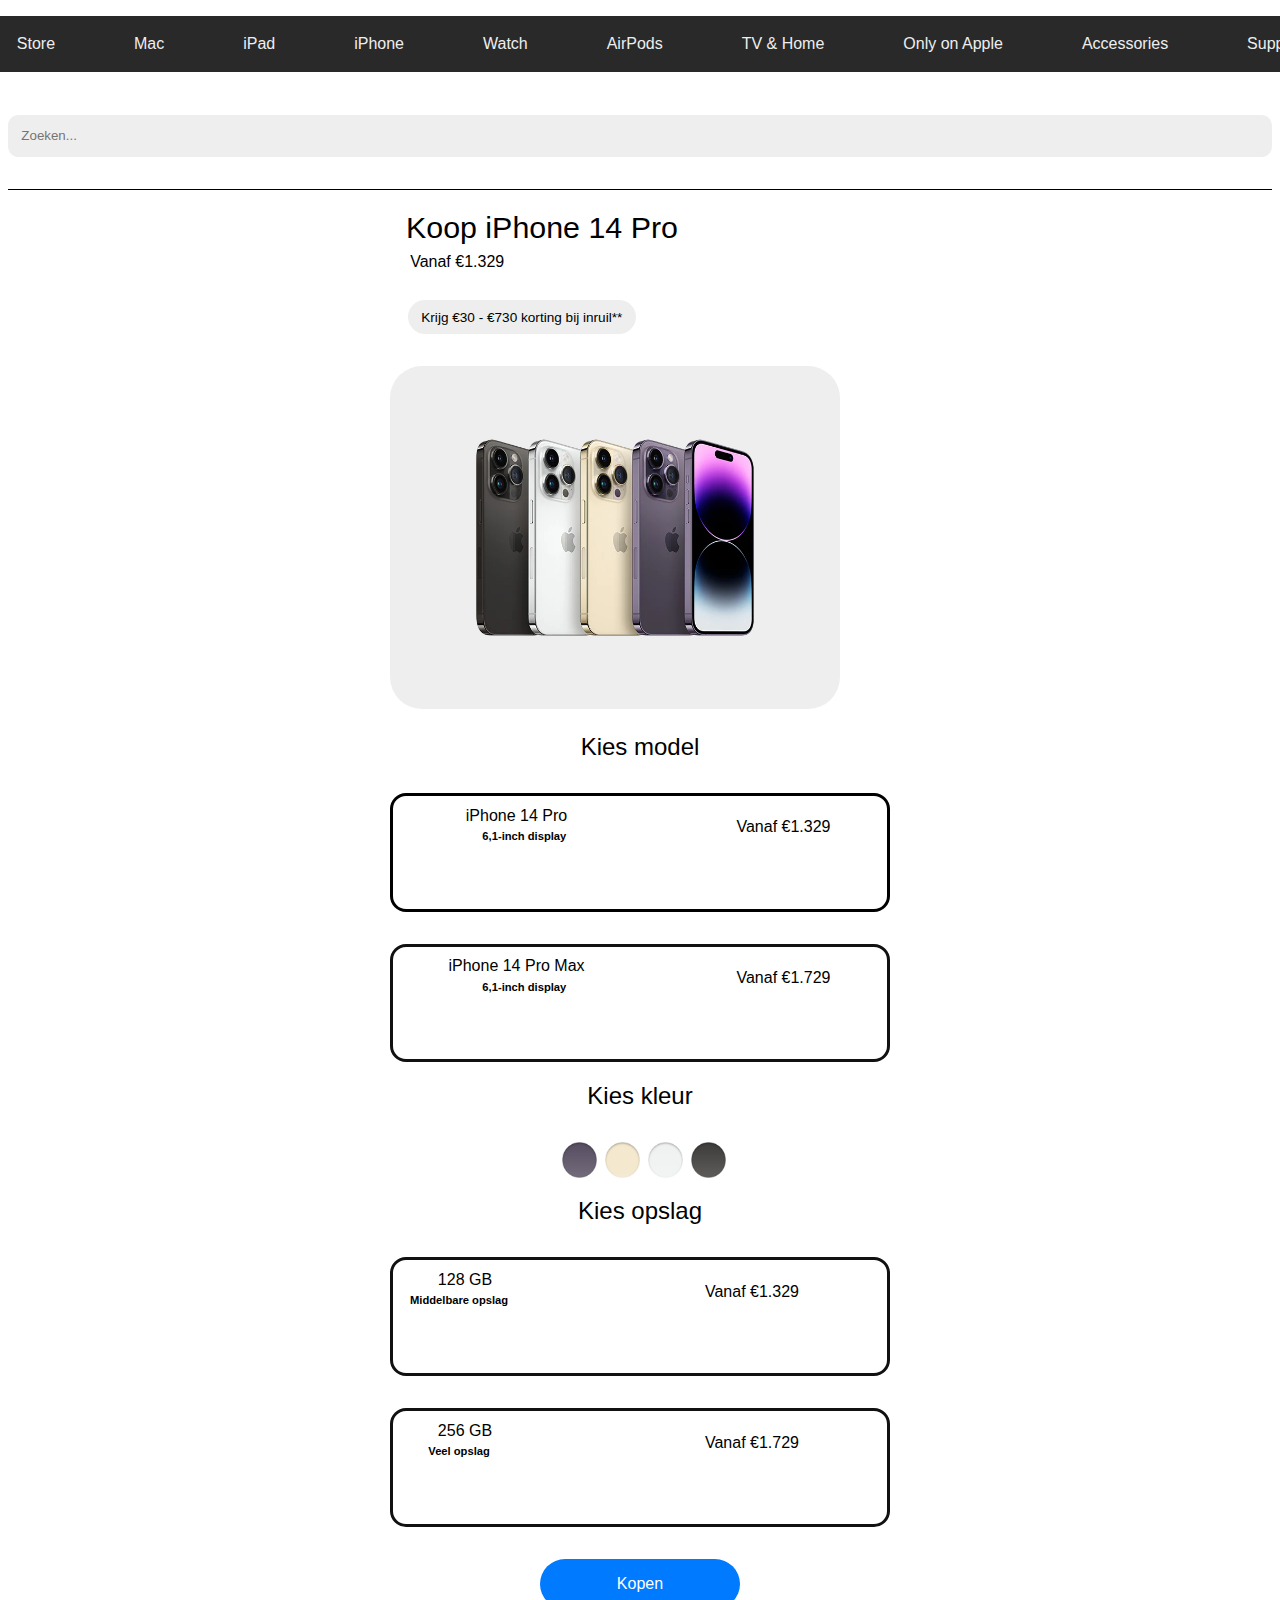
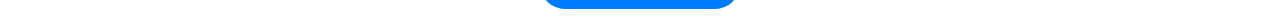
<file: index.html>
<!doctype html>
<html lang="nl">
	
<head>
	<meta charset="UTF-8">
	<meta name="author" content="Robin Bodlaender">
	<meta name="viewport" content="width=device-width, initial-scale=1">
	
	<title>Koop iPhone 14 Pro</title>
	
	<link href="styles/style.css" rel="stylesheet">
	<link rel="icon" type="image/svg+xml" href="/images/logo.png">
</head>

<body>
	<audio id="geluidje" src="Geluidseffecten/opstart.mp3" ></audio>
	<header>
		
		
		<img src="./images/menu-icoon.png" alt="Icoon van een menuknop">
		<img src="./images/logo.png" alt="Icoon van een appel">
		<img id="vergrootglas" src="./images/zoek.png" alt="Icoon van een vergrootglas">
		
	</header>
	
	<main>

	<ul>
		<li>Store</li>
		<li>Mac</li>
		<li>iPad</li>
		<li>iPhone</li>
		<li>Watch</li>
		<li>AirPods</li>
		<li>TV & Home</li>
		<li>Only on Apple</li>
		<li>Accessories</li>
		<li>Support</li>
	</ul>


	


	<section>
		<input type="text" placeholder="Zoeken..." >
		<input type="text" placeholder="Zoeken..." >
	</section>


	<!-- section 1 -->

	<article>
		<p>iPhone 14 Pro</p>
		<p>iPhone 14 Pro Max</p>
		<p>Paars</p>
		<p>Goud</p>
		<p>Zilver</p>
		<p>Zwart</p>
		<p>128 GB</p>
		<p>256 GB</p>
	</article>
	
	<!-- section 2 -->

	<section>
		<h1>Koop iPhone 14 Pro</h1>
		<p>Vanaf €1.329</p>
		<button>Krijg €30 - €730 korting bij inruil**</button>
		<img src="/images/proos.webp.crdownload" alt="Afbeelding van 5 iPhones in verschillende kleuren">
	</section>

	<!-- section 3 -->
	<h2>Kies model</h2>

	<section>
		<h1>iPhone 14 Pro</h1>
		<p>6,1-inch display</p>
		<p>Vanaf €1.329</p>
	</section>

	<!-- section 4 -->
	
	<section>
		<h1>iPhone 14 Pro Max</h1>
		<p>6,1-inch display</p>
		<p>Vanaf €1.729</p>
	</section>


	<!-- section 5 -->
	<h2>Kies kleur</h2>

	<section> 
		
		<img src="/images/paars.jpeg" alt="Paars rondje">
		<img src="/images/goud.jpeg" alt="Goud rondje">
		<img src="/images/zilver.jpeg" alt="Zilver rondje">
		<img src="/images/zwart.jpeg" alt="zwart rondje">
	</section>

	<!-- section 6 -->
	<h2>Kies opslag</h2>

	<section> 
		<h1>128 GB</h1>
		<p>Middelbare opslag</p>
		<p>Vanaf €1.329</p>
	</section>

	<!-- section 7 -->

	<section>
		<h1>256 GB</h1>
		<p>Veel opslag</p>
		<p>Vanaf €1.729</p>
	</section>

	

	<a href="/iPhone.html">Kopen</a>





	
	<script defer src="scripts/script.js"></script>

	</main>
</body>
	
</html>
</file>
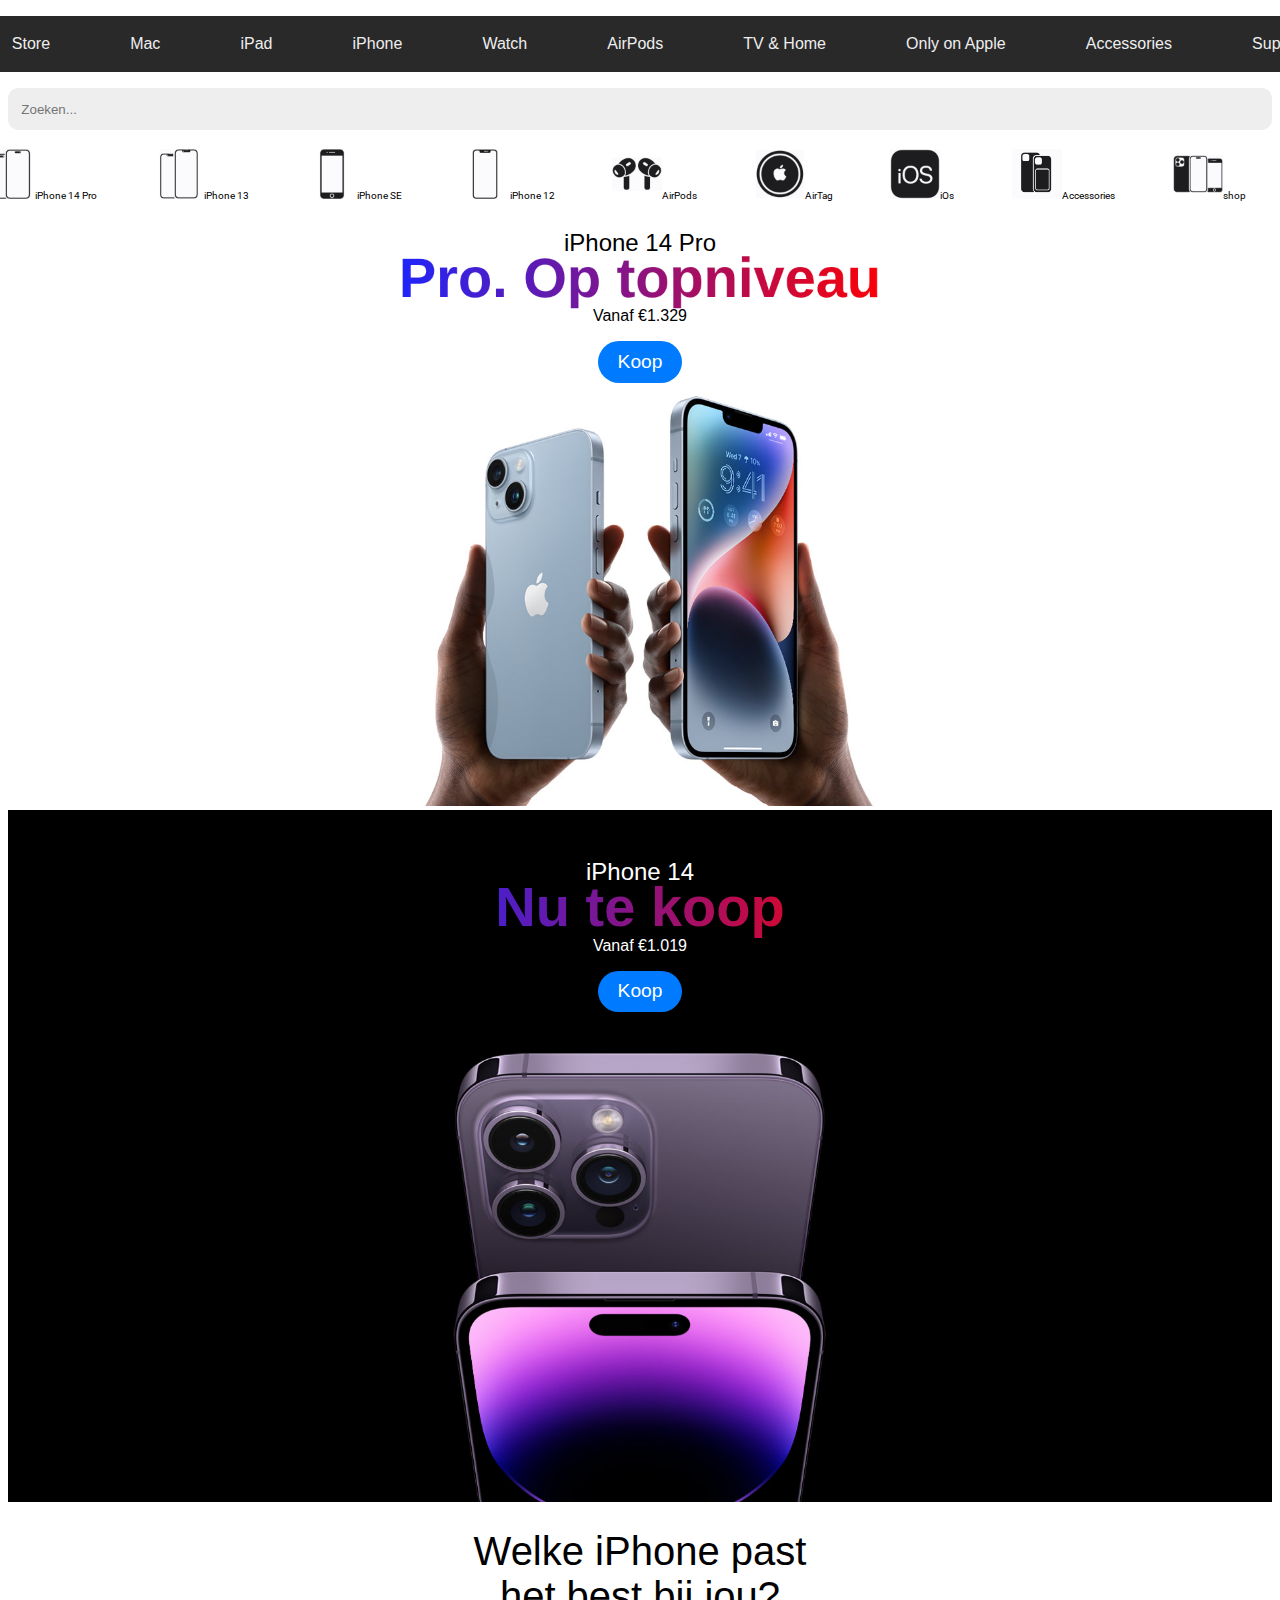
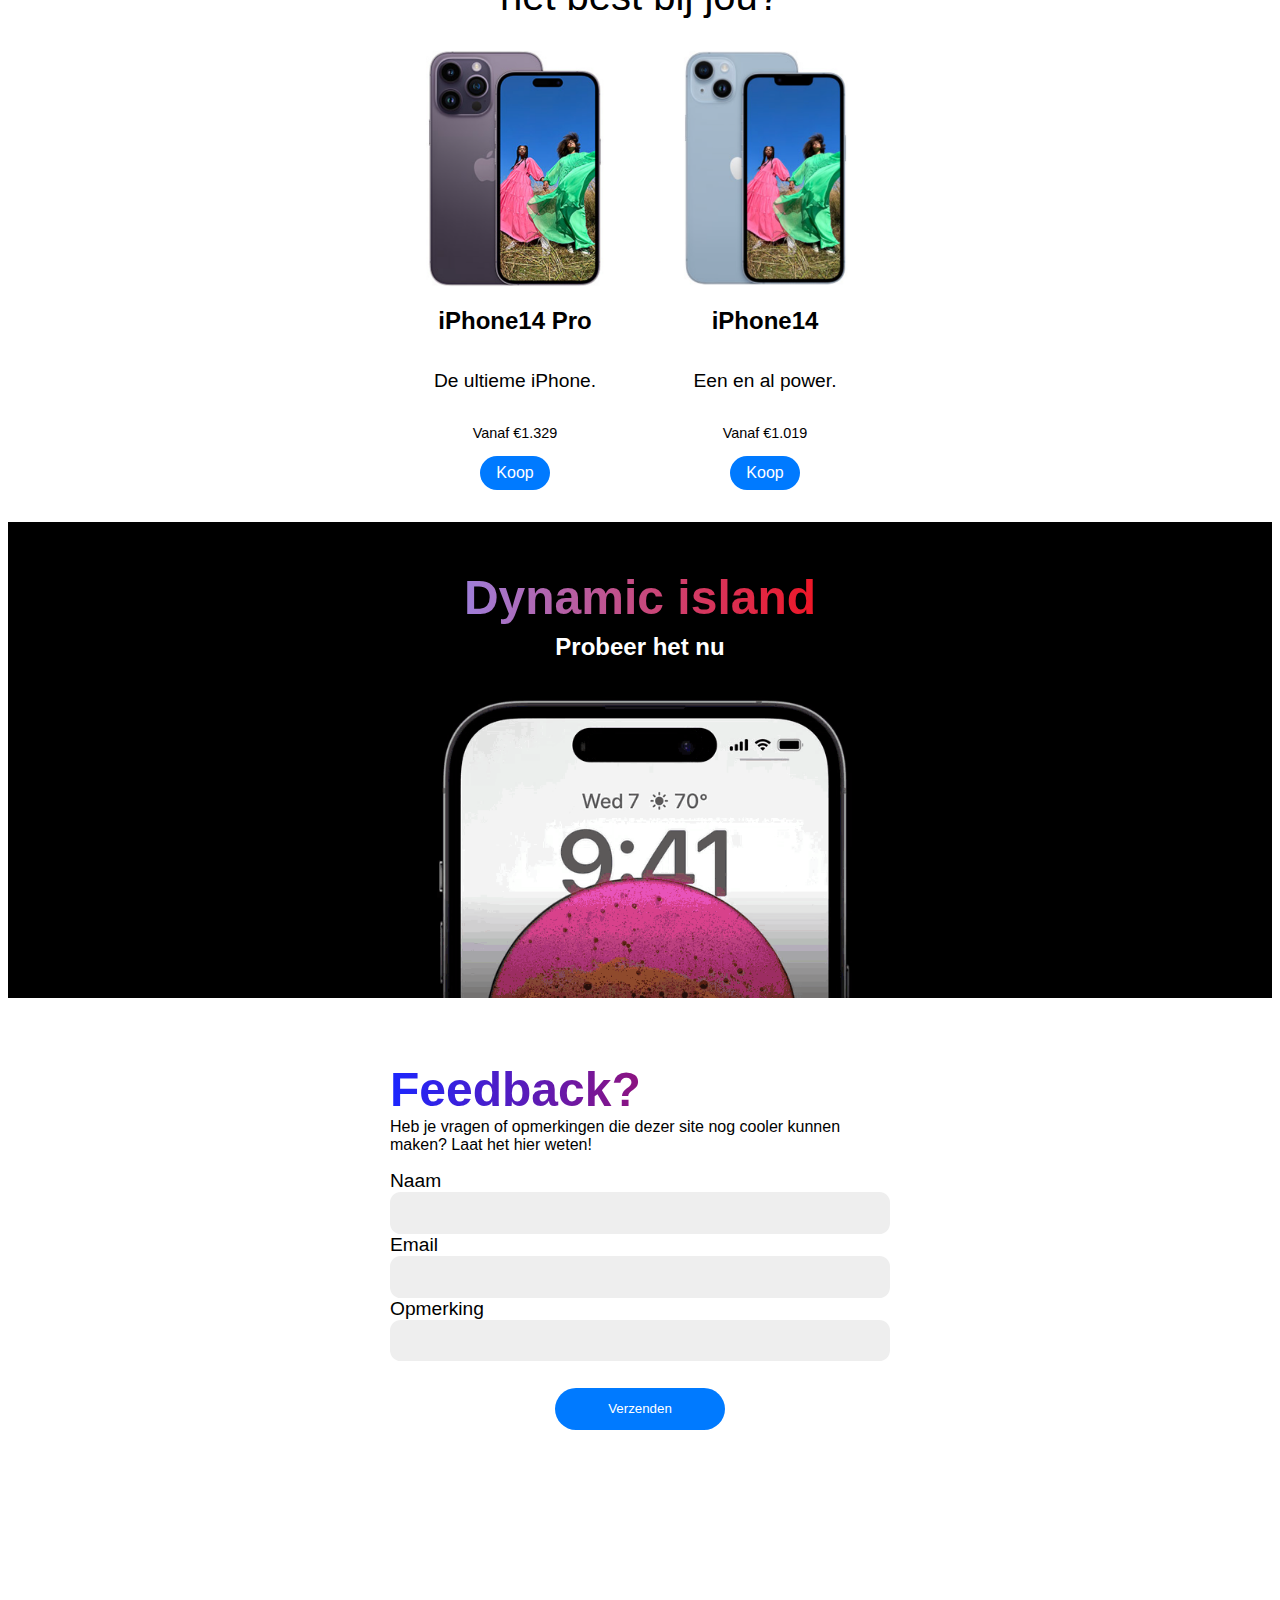
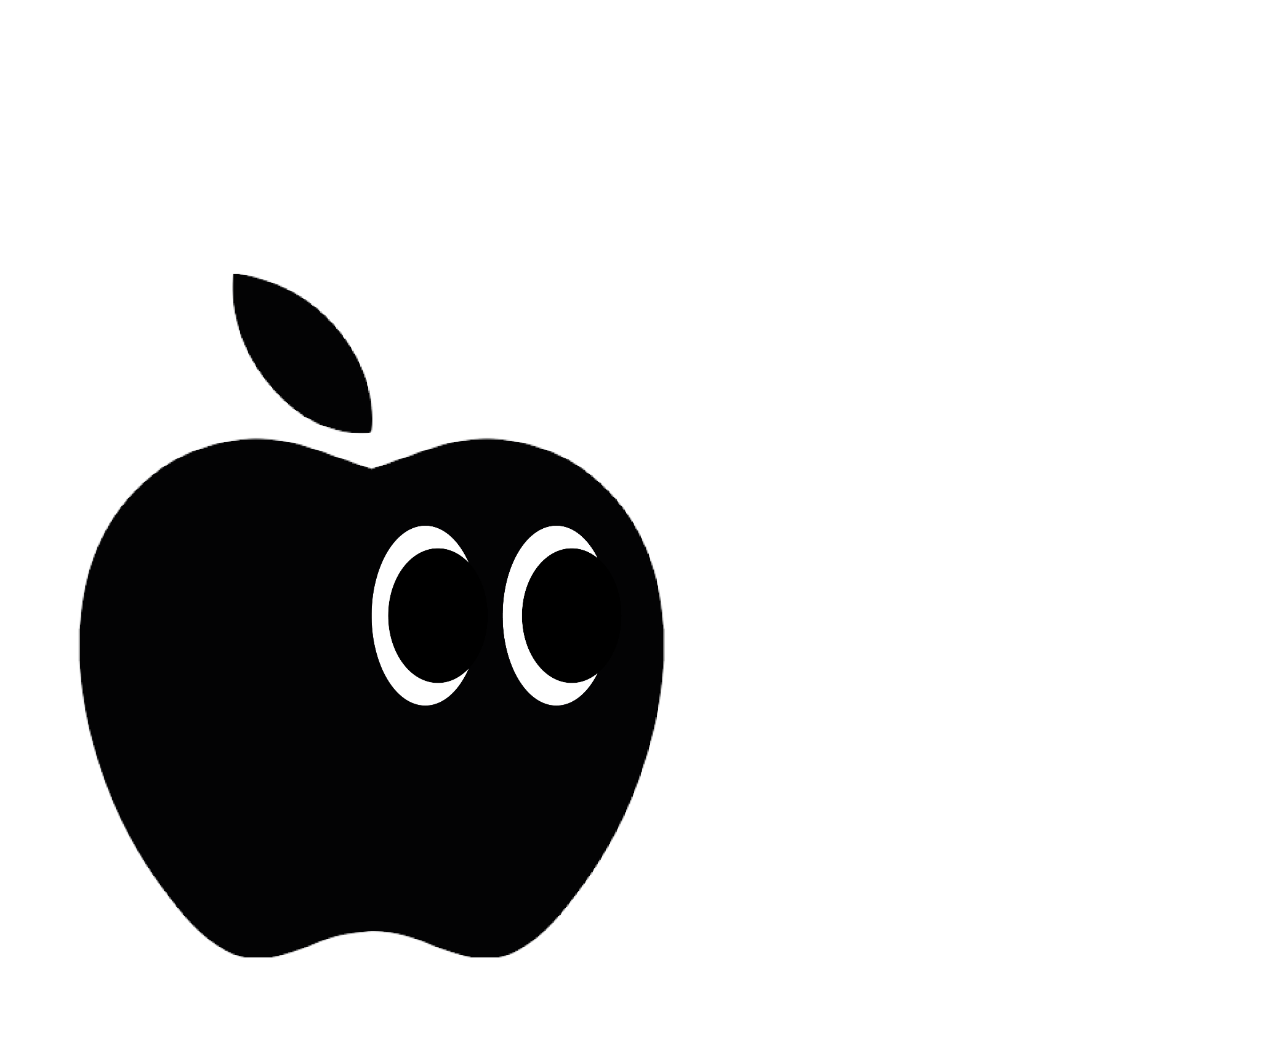
<file: iPhone.html>
<!doctype html>
<html lang="nl">
	
<head>
	<meta charset="UTF-8">
	<meta name="author" content="Robin Bodlaender">
	<meta name="viewport" content="width=device-width, initial-scale=1">
	
	<title>Shop iPhone</title>
	
	<link href="styles/iPhone.css" rel="stylesheet">
	<link rel="preconnect" href="https://fonts.googleapis.com"> 
<link rel="preconnect" href="https://fonts.gstatic.com" crossorigin> 
<link href="https://fonts.googleapis.com/css2?family=Roboto:wght@300&display=swap" rel="stylesheet">
<link href="https://fonts.cdnfonts.com/css/sf-pro-display" rel="stylesheet">
                
	<link rel="icon" type="image/svg+xml" href="/images/logo.png">
	<link rel="apple-touch-icon" sizes="128x128" href="/images/logo.png">
</head>

<body>
	
	<header>
		<audio id="geluidje" src="Geluidseffecten/opstart.mp3" ></audio>
	<section>
		<img src="./images/menu-icoon.png" alt="">
		<img src="./images/logo.png" alt="">
		<img id="vergrootglas" src="./images/zoek.png" alt="">
	</section>

		<ul>
			<li>Store</li>
			<li>Mac</li>
			<li>iPad</li>
			<li>iPhone</li>
			<li>Watch</li>
			<li>AirPods</li>
			<li>TV & Home</li>
			<li>Only on Apple</li>
			<li>Accessories</li>
			<li>Support</li>
		</ul>
		
		<ul>
			<li>Store</li>
			<li>Mac</li>
			<li>iPad</li>
			<li>iPhone</li>
			<li>Watch</li>
			<li>AirPods</li>
			<li>TV & Home</li>
			<li>Only on Apple</li>
			<li>Accessories</li>
			<li>Support</li>
		</ul>

	</header>
	<main>
	<ul>
		<li>Store</li>
		<li>Mac</li>
		<li>iPad</li>
		<li>iPhone</li>
		<li>Watch</li>
		<li>AirPods</li>
		<li>TV & Home</li>
		<li>Only on Apple</li>
		<li>Accessories</li>
		<li>Support</li>
	</ul>

	

	


	<article>
		<input type="text" placeholder="Zoeken..." >
		<input type="text" placeholder="Zoeken..." >
	</article>

	

	<ul>
		<li><a href="/index.html"><img  src="./images/iphone14pro.png" alt="Icoon van een iPhone 14 Pro "/>iPhone 14 Pro</a></li>
		<li><a href="/index.html"><img  src="./images/iphone13.png" alt="Icoon van een iPhone 13 "/>iPhone 13</a></li>
		<li><a href="/index.html"><img  src="./images/iphonese.png" alt="Icoon van een iPhone SE "/>iPhone SE</a></li>
		<li><a href="/index.html"><img  src="./images/iphone12.png" alt="Icoon van een iPhone 12 "/>iPhone 12</a></li>
		<li><a href="/index.html"><img  src="./images/airpods.png" alt="Icoon van Airpods "/>AirPods</a></li>
		<li><a href="/index.html"><img  src="./images/airtag.png" alt="Icoon van een Airtag "/>AirTag</a></li>
		<li><a href="/index.html"><img  src="./images/ios.png" alt="Icoon van iOs "/>iOs</a></li>
		<li><a href="/index.html"><img  src="./images/assaccories.png" alt="Icoon van assaccories "/>Accessories</a></li>
		<li><a href="/index.html"><img  src="./images/shop.png" alt="Icoon van shop "/>shop</a></li>
		
		
		
		
		
		
		
		
	  </ul>

	

	<article>

		<h1>iPhone 14 Pro</h1>
		<h1>Pro. Op topniveau</h1>
		<p>Vanaf €1.329</p>
		<button><a href="/index.html">Koop</a></button>
		<img src="./images/iphone.png" alt="Afbeelding van een iPhone">
		
		
	</article>

	
	<article>
		<h1>iPhone 14</h1>
		<h1>Nu te koop</h1>
		<p>Vanaf €1.019</p>
		<button>Koop</button>
		<img src="./images/iphoneproimage.png" alt="Afbeelding van een iPhone 14 Pro">
		
	</article>

	<article>
		<h1>Welke iPhone past het best bij jou?</h1>
		<img src="/images/proscreen.png" alt="">
		<img src="/images/normalscreen.png" alt="">
		<h1>iPhone14 Pro</h1>
		<h1>iPhone14</h1>
		<p>De ultieme iPhone.</p>
		<p>Een en al power.</p>
		<p>Vanaf €1.329</p>
		<p>Vanaf €1.019</p>
		<button>Koop</button>
		<button>Koop</button>
	</article>

	<article>
		<h1>Dynamic island</h1>
		<p>Probeer het nu</p>
		<img src="/images/gif.gif" alt="Afbeelding van dynamic island">

	</article>

	<article>
		<h1>Feedback?</h1>
		<p>Heb je vragen of opmerkingen die dezer site nog cooler kunnen maken? Laat het hier weten!</p>
		
		<label for="Naam">Naam</label>
        <input type="text" name="Naam" id="Naam" required>

		<label for="email">Email</label>
        <input type="email" name="email" id="email" required>

		<label for="Opmerking">Opmerking</label>
        <input type="text" name="Opmerking" id="Opmerking" required>
		
		
		<button>Verzenden</button>

	</article>

	<article>
		<img src="/images/laser1.png" alt="Apple logo zonder lasers">
		<img src="/images/laser2.png" alt="Apple logo met lasers">
	</article>
	


	<script defer src="scripts/iphone-script.js"></script>

	
	</main>
</body>
	
</html>
</file>
<file: styles/style.css>
/**************/
/* CSS REMEDY */
/**************/
*, *::after, *::before {
  box-sizing:border-box;  
}

button, summary {
	cursor: pointer;
}





/*********************/
/* CUSTOM PROPERTIES */
/*********************/


:root {
	/* startje */
	--color-text:#111;
	--color-background:#eee;
}


@media screen and (max-width: 400px) {
	ul:nth-of-type(1) {
		display: none !important;
	}
}

@media screen and (min-width: 400px) {
	header img:nth-of-type(1) {
		display: none !important;
	}
}

@media screen and (min-width: 400px) {
	header {
		display: none !important; 
	} 
}



@media screen and (max-width: 400px) {
	section:nth-of-type(1) input:nth-of-type(1) {
	display: none !important;
		} }

@media screen and (max-width: 400px) {
	section:nth-of-type(1) input:nth-of-type(1) {
	display: none !important; } }

@media screen and (max-width: 400px) {
	section:nth-of-type(1) input:nth-of-type(1) {
	display: none !important; } }




/****************/
/* HEADER****** */
/****************/



header img {
	width: 1em;
	display: block;
  	margin-left: auto;
  	margin-right: auto;
  	width: 1em;
	display: flex;
	justify-content: space-between;
	position: sticky;
	
}

header img:nth-of-type(1) {
	margin-left: 2em;
}

header img:nth-of-type(3) {
	margin-right: 1em;
}

header:hover {
	--header-gradient:linear-gradient(
    to right,
    #1b26ff,
    #ff0000);

	background-image:var(--header-gradient);
 }

header {
	background-color: rgb(41, 41, 41);
	margin-left: -1em;
	margin-right: -1.2em;
	padding-top: 1em;
	padding-bottom: 1em;
	display: flex;
	justify-content: space-between;
	margin-top: -.5em;
	
	
}

/****************/
/* MENU ******* */
/****************/


header ul:nth-of-type(2) {
	background-color: rgb(41, 41, 41);
	display: block;
	color: white;
	font-size: 1.5em;
	padding-top: 1em;
	padding-bottom: 1em;
	display: none;
	margin-top: .1em;
}

header ul:nth-of-type(2).verborgen {
	background-color: rgb(41, 41, 41);
	display: block;
	color: white;
	font-size: 1.5em;
	padding-top: 1em;
	padding-bottom: 1em;
	margin-top: .1em;
	display: block;
	
}

/****************/
/* MENU LIJST** */
/****************/

ul:nth-of-type(1) {
	display:flex;
	overflow-x:auto;
	list-style: none;
	background-color: rgb(41, 41, 41);
	justify-content: space-between;
	font-family: 'SF Pro Display', sans-serif;
	font-weight: 400;
	color: #eee;
	padding-top: 1.2em;
	padding-bottom: 1.2em;
	margin-left: -5%;
	margin-right: -5%;
	position: sticky;
  } 
  ul:nth-of-type(1) li {
	flex-shrink:0;
	margin-left: 2em;
	margin-right: 2em;
	position: sticky;
}

ul:nth-of-type(1) li img {
	width: 5%;
	
	
}

/****************/
/* MOBILE ZOEKBALK/
/****************/

section:nth-of-type(1) input:nth-of-type(1) {
	display: none;
}

section:nth-of-type(1) input:nth-of-type(1).anders {
	color: #000000;
	border: none;
	background-color: #eee;
	padding: 1em;
	width: 100%;
	display: block;
	font-family: 'SF Pro Display', sans-serif;
	font-weight: 500;
	border-radius: .8em;
	margin-top:2em; 
}
section:nth-of-type(1) input:nth-of-type(1):hover {
	color: #000000;
	border: none;
	background-color: #eee;
	padding: 1em;
	width: 100%;
	display: block;
	font-family: 'SF Pro Display', sans-serif;
	font-weight: 500;
	border-radius: .8em;
	margin-top:52em ;
	border-style: solid;
	border-color: #ff0000;
}
article:nth-of-type(1) input:nth-of-type(1).anders:hover {
	color: #000000;
	border: none;
	background-color: #eee;
	padding: 1em;
	width: 100%;
	display: block;
	font-family: 'SF Pro Display', sans-serif;
	font-weight: 500;
	border-radius: .8em;
	margin-top:2em ;
	border-color: rgb(201, 201, 201);
	border-style: solid;
}

/****************/
/* ZOEKBALK *****/
/****************/


section:nth-of-type(1) input:nth-of-type(2) {
	color: #000000;
	border: none;
	background-color: #eee;
	padding: 1em;
	width: 100%;
	display: inline;
	font-family: 'SF Pro Display', sans-serif;
	font-weight: 500;
	border-radius: .8em;
	margin-top:2em ;
	
	

}

section:nth-of-type(1) input:nth-of-type(2):focus {
	color: #000000;
	border: none;
	background-color: #eee;
	padding: 1em;
	width: 100%;
	display: inline;
	font-family: 'SF Pro Display', sans-serif;
	font-weight: 500;
	border-radius: .8em;
	margin-top:5% ;
	border-style: solid;
	border-color: azure;
	
	

}

/****************/
/* BESTELLIJST***/
/****************/

article:nth-of-type(1){
	position: -webkit-sticky;
  	position: sticky;
  	top: 0em;
	background-color: rgb(255, 255, 255);
	
	padding-top: 2em;
	border-bottom: solid;
	border-width: .03em;
}

article:nth-of-type(1) p:nth-of-type(1){
	font-family: 'SF Pro Display', sans-serif;;
	font-weight: 500;
	text-align: center;
	display: none;
}

article:nth-of-type(1) p:nth-of-type(1).zichtbaar{
	font-family: 'SF Pro Display', sans-serif;;
	font-weight: 800;
	text-align: center;
	color: #000000;
	display: block;
}




article:nth-of-type(1) p:nth-of-type(2){
	font-family: 'SF Pro Display', sans-serif;;
	font-weight: 500;
	text-align: center;
	display: none;
}
article:nth-of-type(1) p:nth-of-type(2).zichtbaar{
	font-family: 'SF Pro Display', sans-serif;;
	font-weight: 800;
	text-align: center;
	color: #000000;
	display: block;
}




article:nth-of-type(1) p:nth-of-type(3){
	font-family: 'SF Pro Display', sans-serif;;
	font-weight: 500;
	text-align: center;
	display: none;
}
article:nth-of-type(1) p:nth-of-type(3).zichtbaar{
	font-family: 'SF Pro Display', sans-serif;;
	font-weight: 800;
	text-align: center;
	color: #000000;
	display: block;
}




article:nth-of-type(1) p:nth-of-type(4){
	font-family: 'SF Pro Display', sans-serif;;
	font-weight: 500;
	text-align: center;
	display: none;
}
article:nth-of-type(1) p:nth-of-type(4).zichtbaar{
	font-family: 'SF Pro Display', sans-serif;;
	font-weight: 800;
	text-align: center;
	color: #000000;
	display: block;
}




article:nth-of-type(1) p:nth-of-type(5){
	font-family: 'SF Pro Display', sans-serif;;
	font-weight: 500;
	text-align: center;
	display: none;
}
article:nth-of-type(1) p:nth-of-type(5).zichtbaar{
	font-family: 'SF Pro Display', sans-serif;;
	font-weight: 800;
	text-align: center;
	color: #000000;
	display: block;
}



article:nth-of-type(1) p:nth-of-type(6){
	font-family: 'SF Pro Display', sans-serif;;
	font-weight: 500;
	text-align: center;
	display: none;
}
article:nth-of-type(1) p:nth-of-type(6).zichtbaar{
	font-family: 'SF Pro Display', sans-serif;;
	font-weight: 800;
	text-align: center;
	color: #000000;
	display: block;
}



article:nth-of-type(1) p:nth-of-type(7){
	font-family: 'SF Pro Display', sans-serif;;
	font-weight: 800;
	text-align: center;
	display: none;
}
article:nth-of-type(1) p:nth-of-type(7).zichtbaar{
	font-family: 'SF Pro Display', sans-serif;;
	font-weight: 800;
	text-align: center;
	color: #000000;
	display: block;
}



article:nth-of-type(1) p:nth-of-type(8){
	font-family: 'SF Pro Display', sans-serif;;
	font-weight: 500;
	text-align: center;
	display: none;
}
article:nth-of-type(1) p:nth-of-type(8).zichtbaar{
	font-family: 'SF Pro Display', sans-serif;;
	font-weight: 800;
	text-align: center;
	color: #000000;
	display: block;
}

/****************/
/* KOOP IPHONE *****/
/****************/

section:nth-of-type(2) h1{
	grid-area: 1 / 1 / 2 / 3;;
	color: rgb(0, 0, 0);
	font-family: 'SF Pro Display', sans-serif;
	font-weight: 500;
	font-size: 2.5em;
	text-align: center;
	max-width: 500px; 
	margin-left: auto;
	margin-right: auto;
}

section:nth-of-type(2) {
	
	max-width: 500px; 
	margin-left: auto;
	margin-right: auto;
}
section:nth-of-type(2) h1:nth-of-type(1){
	
	color: rgb(0, 0, 0);
	font-family: 'SF Pro Display', sans-serif;
	font-weight: 500;
	font-size: 1.9em;
	text-align: center;
	max-width: 9em;
	margin-left: .5em;
}

section:nth-of-type(2) p:nth-of-type(1) {
	
	color: rgb(0, 0, 0);
	font-family: 'SF Pro Display', sans-serif;
	font-weight: 300;
	font-size: 1em;
	text-align: center;
	max-width: 9em;
	margin-left: -.3em;
	margin-top: -.8em;

}

section:nth-of-type(2) button:nth-of-type(1){
	background-color: #eeeeee;
	color: rgb(0, 0, 0);
	font-family: 'SF Pro Display', sans-serif;
	border: none;
	padding-left: 1em;
	padding-right: 1em;
	padding-top: 0.7em;
	padding-bottom: 0.7em;
	text-align: center;
	border-radius: 1.5em;
	font-weight: 300;
	font-size: .85em;
	margin-left: 1.3em;
	margin-top: 1em;

}

section:nth-of-type(2) img:nth-of-type(1){
	background-color: #eeeeee;
	width: 90%;
	border-radius: 2em;
	background-size: 2em;
	padding-left: 5em;
	padding-right: 5em;
	justify-items: center;
	align-items: center;
	max-width: 30em;
	min-width: 20em;
	margin-top: 2em;

}

/****************/
/* KIES MODEL****/
/****************/


h2{
	font-family: 'SF Pro Display', sans-serif;
	font-weight: 500;
	text-align: center;
}



section:nth-of-type(3) {
	display: grid;
	grid-template-columns: repeat(2, 1fr);
	grid-template-rows: repeat(2, 1fr);
	grid-column-gap: 0px;
	grid-row-gap: 0px;
	border-color: rgb(0, 0, 0);
	border-style:solid;
	border-radius: 1em;
	margin-top: 2em;
	max-width: 500px; 
	margin-left: auto;
	margin-right: auto;
	
	
}

section:nth-of-type(3).geklikt1 {
	display: grid;
	grid-template-columns: repeat(2, 1fr);
	grid-template-rows: repeat(2, 1fr);
	grid-column-gap: 0px;
	grid-row-gap: 0px;
	border-color: rgb(28, 150, 238);
	border-style:solid;
	border-width: 0.3em;
	border-radius: 1em;
	margin-top: 2em;
	max-width: 500px; 
	
}

section:nth-of-type(3) h1:nth-of-type(1) {
	grid-area: 1 / 1 / 2 / 2;
	color: rgb(0, 0, 0);
	font-family: 'SF Pro Display', sans-serif;
	font-weight: 500;
	font-size: 1em;
	text-align: center;
	max-width: 9em;
	max-width: 500px; 
}

section:nth-of-type(3) p:nth-of-type(1) {
	grid-area: 2 / 1 / 3 / 2;
	color: rgb(0, 0, 0);
	font-family: 'SF Pro Display', sans-serif;
	font-weight: 300;
	font-size: .7em;
	font-weight: bold;
	text-align: center;
	max-width: 9em;
	margin-left: 1.4em;
	margin-top: -2em;
	padding-bottom: -3em;
	max-width: 500px; 
}

section:nth-of-type(3) p:nth-of-type(2) {
	grid-area: 1 / 2 / 2 / 3;
	color: rgb(0, 0, 0);
	font-family: 'SF Pro Display', sans-serif;
	font-weight: 300;
	font-size: 1em;
	text-align: center;
	max-width: 9em;
	margin-top: 1.4em;
	margin-left: 2.5em;
	max-width: 500px; 
}



section:nth-of-type(4) {
	display: grid;
	grid-template-columns: repeat(2, 1fr);
	grid-template-rows: repeat(2, 1fr);
	grid-column-gap: 0px;
	grid-row-gap: 0px;
	border-color: #111;
	border-style:solid;
	border-radius: 1em;
	margin-top: 2em;
	max-width: 500px; 
	margin-left: auto;
	margin-right: auto;
	
}

section:nth-of-type(4).geklikt2 {
	display: grid;
	grid-template-columns: repeat(2, 1fr);
	grid-template-rows: repeat(2, 1fr);
	grid-column-gap: 0px;
	grid-row-gap: 0px;
	border-color: rgb(28, 150, 238);
	border-style:solid;
	border-width: 0.3em;
	border-radius: 1em;
	margin-top: 2em;
	max-width: 500px; 
	
}

section:nth-of-type(4) h1:nth-of-type(1) {
	grid-area: 1 / 1 / 2 / 2;
	color: rgb(0, 0, 0);
	font-family: 'SF Pro Display', sans-serif;
	font-weight: 500;
	font-size: 1em;
	text-align: center;
	max-width: 9em;
	max-width: 500px; 
}

section:nth-of-type(4) p:nth-of-type(1) {
	grid-area: 2 / 1 / 3 / 2;
	color: rgb(0, 0, 0);
	font-family: 'SF Pro Display', sans-serif;
	font-weight: 300;
	font-size: .7em;
	font-weight: bold;
	text-align: center;
	max-width: 9em;
	margin-left: 1.4em;
	margin-top: -2em;
	padding-bottom: -3em;
	max-width: 500px; 
	
}

section:nth-of-type(4) p:nth-of-type(2) {
	grid-area: 1 / 2 / 2 / 3;
	color: rgb(0, 0, 0);
	font-family: 'SF Pro Display', sans-serif;
	font-weight: 300;
	font-size: 1em;
	text-align: center;
	max-width: 9em;
	margin-top: 1.4em;
	margin-left: 2.5em;
	max-width: 500px; 
}

/****************/
/* KIES KLEUR****/
/****************/


section:nth-of-type(5){
	display: flex;
	margin-top: 2em;
	max-width: 500px; 
	justify-content: center;
	margin-left: auto;
	margin-right: auto;
	width: 50%;
}

section:nth-of-type(5) img:nth-of-type(1){
	width: 2.2em;
	margin-left: .5em;
	
}

section:nth-of-type(5) img:nth-of-type(2){
	width: 2.2em;
	margin-left: .5em;
	
}
section:nth-of-type(5) img:nth-of-type(3){
	width: 2.2em;
	margin-left: .5em;
	
}
section:nth-of-type(5) img:nth-of-type(4){
	width: 2.2em;
	margin-left: .5em;
	
}

section:nth-of-type(5) img:nth-of-type(1).geklikt3{
	width: 2.2em;
	margin-left: .5em;
	border-color: rgb(28, 150, 238);
	border-style:solid;
	border-radius: 1em;
	border-width: .25em;
}

section:nth-of-type(5) img:nth-of-type(2).geklikt4{
	width: 2.2em;
	margin-left: .5em;
	border-color: rgb(28, 150, 238);
	border-style:solid;
	border-radius: 1em;
	border-width: .25em;
}
section:nth-of-type(5) img:nth-of-type(3).geklikt5{
	width: 2.2em;
	margin-left: .5em;
	border-color: rgb(28, 150, 238);
	border-style:solid;
	border-radius: 1em;
	border-width: .25em;
}
section:nth-of-type(5) img:nth-of-type(4).geklikt6{
	width: 2.2em;
	margin-left: .5em;
	border-color: rgb(28, 150, 238);
	border-style:solid;
	border-radius: 1em;
	border-width: .25em;
}



/****************/
/* KIES OPSLAG****/
/****************/

section:nth-of-type(6) {
	display: grid;
	grid-template-columns: repeat(2, 1fr);
	grid-template-rows: repeat(2, 1fr);
	grid-column-gap: 0px;
	grid-row-gap: 0px;
	border-color: #111;
	border-style:solid;
	border-radius: 1em;
	margin-top: 2em;
	max-width: 500px; 
	margin-left: auto;
	margin-right: auto;
	
}

section:nth-of-type(6).geklikt7 {
	display: grid;
	grid-template-columns: repeat(2, 1fr);
	grid-template-rows: repeat(2, 1fr);
	grid-column-gap: 0px;
	grid-row-gap: 0px;
	border-color: rgb(28, 150, 238);
	border-style:solid;
	border-width: 0.3em;
	border-radius: 1em;
	margin-top: 2em;
	
}

section:nth-of-type(6) h1:nth-of-type(1) {
	grid-area: 1 / 1 / 2 / 2;
	color: rgb(0, 0, 0);
	font-family: 'SF Pro Display', sans-serif;
	font-weight: 500;
	font-size: 1em;
	text-align: center;
	max-width: 9em;
}

section:nth-of-type(6) p:nth-of-type(1) {
	grid-area: 2 / 1 / 3 / 2;
	color: rgb(0, 0, 0);
	font-family: 'SF Pro Display', sans-serif;
	font-weight: 300;
	font-size: .7em;
	font-weight: bold;
	text-align: center;
	max-width: 9em;
	margin-left: 1.4em;
	margin-top: -2em;
	padding-bottom: -3em;
	
}

section:nth-of-type(6) p:nth-of-type(2) {
	grid-area: 1 / 2 / 2 / 3;
	color: rgb(0, 0, 0);
	font-family: 'SF Pro Display', sans-serif;
	font-weight: 300;
	font-size: 1em;
	text-align: center;
	max-width: 9em;
	margin-top: 1.4em;
	margin-left: 2.5em;
	
}



section:nth-of-type(7) {
	display: grid;
	grid-template-columns: repeat(2, 1fr);
	grid-template-rows: repeat(2, 1fr);
	grid-column-gap: 0px;
	grid-row-gap: 0px;
	border-color: #111;
	border-style:solid;
	border-radius: 1em;
	margin-top: 2em;
	max-width: 500px; 
	margin-left: auto;
	margin-right: auto;
}

section:nth-of-type(7).geklikt8 {
	display: grid;
	grid-template-columns: repeat(2, 1fr);
	grid-template-rows: repeat(2, 1fr);
	grid-column-gap: 0px;
	grid-row-gap: 0px;
	border-color: rgb(28, 150, 238);
	border-style:solid;
	border-width: 0.3em;
	border-radius: 1em;
	margin-top: 2em;
	
}

section:nth-of-type(7) h1:nth-of-type(1) {
	grid-area: 1 / 1 / 2 / 2;
	color: rgb(0, 0, 0);
	font-family: 'SF Pro Display', sans-serif;
	font-weight: 500;
	font-size: 1em;
	text-align: center;
	max-width: 9em;
}

section:nth-of-type(7) p:nth-of-type(1) {
	grid-area: 2 / 1 / 3 / 2;
	color: rgb(0, 0, 0);
	font-family: 'SF Pro Display', sans-serif;
	font-weight: 300;
	font-size: .7em;
	font-weight: bold;
	text-align: center;
	max-width: 9em;
	margin-left: 1.4em;
	margin-top: -2em;
	padding-bottom: -3em;
	
}

section:nth-of-type(7) p:nth-of-type(2) {
	grid-area: 1 / 2 / 2 / 3;
	color: rgb(0, 0, 0);
	font-family: 'SF Pro Display', sans-serif;
	font-weight: 300;
	font-size: 1em;
	text-align: center;
	max-width: 9em;
	margin-top: 1.4em;
	margin-left: 2.5em;
}



/****************/
/* KOOP KNOP****/
/****************/


a{
	background-color: #007AFF;
	color: white;
	text-decoration: none;
	font-family: 'SF Pro Display', sans-serif;
	border: none;
	padding-left: 4em;
	text-align: center;
	padding-right: 4em;
	padding-top: 1em;
	padding-bottom: 1em;
	border-radius: 1.8em;
	display: flex;
	justify-content: center;
	margin-left: auto;
	margin-right: auto;
	max-width: 200px;

	margin-top: 2em;
}
</file>
<file: styles/iPhone.css>
/**************/
/* CSS REMEDY */
/**************/
*, *::after, *::before {
  box-sizing:border-box;  
}

button, summary {
	cursor: auto;
}


* {
	cursor: auto;
	
}





/*********************/
/* CUSTOM PROPERTIES */
/*********************/
:root {
	/* startje */
	--color-text:#111;
	--color-background:#eee;
}









/********************/
/* MAAKT RESPONSIVE */
/********************/


@media screen and (max-width: 400px) {
	ul:nth-of-type(1) {
		display: none !important;
	}
}

@media screen and (min-width: 400px) {
	header img:nth-of-type(1) {
		display: none !important;
	}
}

@media screen and (min-width: 400px) {
	header {
		display: none !important; } 
}





@media screen and (min-width: 400px) {
	article:nth-of-type(1) input:nth-of-type(1) {
		display: none !important;
	}
}

@media screen and (max-width: 400px) {
	article:nth-of-type(1) input:nth-of-type(2) {
		display: none !important;
	}
}





/****************/
/* HEADER****** */
/****************/


header{
	position: -webkit-sticky;
  	position: sticky;
  	top: 0em;
	z-index: 100;
}
header img {
	width: 1em;
	display: block;
  	margin-left: auto;
  	margin-right: auto;
  	width: 1em;
	display: flex;
	justify-content: space-between;
	
	
}

header img:nth-of-type(1) {
	margin-left: 2em;
}

header img:nth-of-type(3) {
	margin-right: 1em;
}



header section{
	background-color: rgb(41, 41, 41);
	margin-left: -1em;
	margin-right: -1.2em;
	padding-top: 1em;
	padding-bottom: 1em;
	display: flex;
	justify-content: space-between;
	margin-top: -.5em;
}

/****************/
/* MENU LIJST** */
/****************/

 ul:nth-of-type(1) {
	display:flex;
	overflow-x:auto;
	list-style: none;
	background-color: rgb(41, 41, 41);
	justify-content: space-between;
	font-family: 'SF Pro Display', sans-serif;
	font-weight: 400;
	color: #eee;
	padding-top: 1.2em;
	padding-bottom: 1.2em;
	margin-left: -5%;
	margin-right: -5%;
	position: sticky;
	max-height: 5em;
	
  } 
  ul:nth-of-type(1) li {
	flex-shrink:0;
	margin-left: 2%;
	margin-right: 2%;
	position: sticky;
}

ul:nth-of-type(1) li img {
	width: 5%;
	
	
}


/****************/
/* MENU ******* */
/****************/


header ul:nth-of-type(2) {
	background-color: rgb(41, 41, 41);
	display: block;
	color: white;
	font-size: 1.5em;
	padding-top: 1em;
	padding-bottom: 1em;
	display: none;
	margin-top: .1em;
}

header ul:nth-of-type(2).verborgen {
	background-color: rgb(41, 41, 41);
	display: block;
	color: white;
	font-size: 1.5em;
	padding-top: 1em;
	padding-bottom: 1em;
	margin-top: .1em;
	display: block;
	
}











/****************/
/* MOBILE ZOEKBALK/
/****************/

article:nth-of-type(1) input:nth-of-type(1) {
	display: none;
}

article:nth-of-type(1) input:nth-of-type(1).anders {
	color: #000000;
	border: none;
	background-color: #eee;
	padding: 1em;
	width: 100%;
	display: block;
	font-family: 'SF Pro Display', sans-serif;
	font-weight: 500;
	border-radius: .8em;
	margin-top:2em; 
}
article:nth-of-type(1) input:nth-of-type(1).anders:focus {
	color: #000000;
	border: none;
	background-color: #eee;
	padding: 1em;
	width: 100%;
	display: block;
	font-family: 'SF Pro Display', sans-serif;
	font-weight: 500;
	border-radius: .8em;
	margin-top:2em ;
	outline-color: rgb(201, 201, 201);
}

/****************/
/* ZOEKBALK *****/
/****************/


article:nth-of-type(1) input:nth-of-type(2) {
	color: #000000;
	border: none;
	background-color: #eee;
	padding: 1em;
	width: 100%;
	display: inline;
	font-family: 'SF Pro Display', sans-serif;
	font-weight: 500;
	border-radius: .8em;
	margin: top 2em; 
	

}


/****************/
/* TELEFOON LIJST/
/****************/
ul:nth-of-type(2) {
	margin-top: 2em;;
	margin-left: -5%;
	margin-right: -5%;
	display:flex;
	overflow-x:auto;

	min-width: 10vw ;


	list-style: none;
	gap:6em;
	font-family: 'Roboto', sans-serif;
	color: rgb(0, 0, 0);
	font-size: 60%;

	text-decoration: none;
	
	
}
  ul:nth-of-type(2) li img {
	width: 50px;
	height: 50px;
	

	
}

ul:nth-of-type(2) li  {
	text-align: center;
	text-decoration: none;
	margin-bottom: 1.2em;
}

ul:nth-of-type(2) li a{
	text-decoration: none;
	color: black;
}

/***************************/
/****NU TE KOOP SECTIE******/
/***************************/

article:nth-of-type(2) {
	max-width: 500px; 
	margin-left: auto;
	margin-right: auto;
}

article:nth-of-type(3) {
	margin-left: auto;
	margin-right: auto;
}

article:nth-of-type(4) {
	max-width: 500px; 
	margin-left: auto;
	margin-right: auto;
}

article:nth-of-type(2) h1:nth-of-type(1) {
	color: rgb(0, 0, 0);
	font-family: 'SF Pro Display', sans-serif;
	font-weight: 100;
	font-size: 1.5em;
	text-align: center;
	margin-left: auto;
	margin-right: auto;
	
}

article:nth-of-type(2) h1:nth-of-type(2) {
	
	font-family: 'SF Pro Display', sans-serif;
	text-align: center;
	font-size: 3.5em;
	margin-top: -.5em;
	margin-left: auto;
	margin-right: auto;

	--text-gradient:linear-gradient(
    to right,
    #1b26ff,
    #ff0000);

	background-image:var(--text-gradient);
  	-webkit-background-clip: text;
  	background-clip: text;
  	color: transparent;

	  animation-name:hartslag-animation;
	  animation-duration:2s;
	  animation-iteration-count:infinite;
	  will-change:transform;
	
}


@keyframes hartslag-animation {
	0% { transform: scale(1); }
	5% { transform: scale(.7); }
	10% { transform: scale(1.5); }
	15% { transform: scale(.7); }
	20% { transform: scale(1.5); }
	25% { transform: scale(.7); }
	30% { transform: scale(1); }
	100% { transform: scale(1); }
  }
  
  


article:nth-of-type(2) p:nth-of-type(1) {
	font-family: 'SF Pro Display', sans-serif;
	text-align: center;
	margin-left: auto;
	margin-right: auto;
	margin-top: -2.5em;
}

/*******************/
/* EERSTE 2 KNOPPEN*/
/*******************/
article:nth-of-type(2) button:nth-of-type(1) {
	background-color: #007AFF;
	color: white;
	font-family: 'SF Pro Display', sans-serif;
	border: none;
	display: flex;
	padding-left: 1em;
	padding-right: 1em;
	padding-top: 0.5em;
	padding-bottom: 0.5em;
	text-align: center;
	border-radius: 1.5em;
	justify-content: center;
	font-weight: 400;
	font-size: 1.2em;
	margin-left: auto;
	margin-right: auto;
	  
}
article:nth-of-type(2) button:nth-of-type(1):hover {
	--header-gradient:linear-gradient(
    to right,
    #1b26ff,
    #ff0000);

	background-image:var(--header-gradient);
}

article:nth-of-type(2) button:nth-of-type(2):hover {
	--header-gradient:linear-gradient(
    to right,
    #1b26ff,
    #ff0000);

	background-image:var(--header-gradient);
	
}
article:nth-of-type(2) button:nth-of-type(2) {
	background-color: #007AFF;
	color: white;
	font-family: 'SF Pro Display', sans-serif;
	border: none;
	display: flex;
	padding-left: 1em;
	padding-right: 1em;
	padding-top: 0.5em;
	padding-bottom: 0.5em;
	text-align: center;
	border-radius: 1.5em;
	justify-content: center;
	font-weight: 400;
	font-size: 1.2em;
	margin-left: auto;
	margin-right: auto;
	
	z-index: 1;
		  
}
article:nth-of-type(2) button a {
	text-decoration: none;
	color: white;	  
	display: flex;
}

/****************/
/* AFBEELDING*****/
/****************/
article:nth-of-type(2) img {
	width: 100%;
	z-index: 0;
	
}

/****************/
/* SECTIE 2 *****/
/****************/

article:nth-of-type(3){
	background-color: rgb(0, 0, 0);
	padding-top: 2em;
	
	
	
	
	
}

article:nth-of-type(3) h1:nth-of-type(1) {
	color: rgb(255, 255, 255);
	font-family: 'SF Pro Display', sans-serif;
	font-weight: 100;
	font-size: 1.5em;
	text-align: center;
	margin-left: auto;
	max-width: 500px; 
	margin-right: auto;
}

article:nth-of-type(3) h1:nth-of-type(2) {
	font-family: 'SF Pro Display', sans-serif;
	text-align: center;
	font-size: 3.5em;
	margin-top: -.5em;
	margin-left: auto;
	max-width: 500px; 
	margin-right: auto;
	color: white;

	--text-gradient:linear-gradient(
    to right,
    #1b26ff,
    #ff0000);

	background-image:var(--text-gradient);
  	-webkit-background-clip: text;
  	background-clip: text;
  	color: transparent;
}

article:nth-of-type(3) p:nth-of-type(1) {
	font-family: 'SF Pro Display', sans-serif;
	text-align: center;
	margin-left: auto;
	color: white;
	margin-right: auto;
	max-width: 500px; 
	margin-top: -2.5em;
}

article:nth-of-type(3) button:nth-of-type(1) {
	background-color: #007AFF;
	color: white;
	font-family: 'SF Pro Display', sans-serif;
	border: none;
	display: flex;
	padding-left: 1em;
	padding-right: 1em;
	padding-top: 0.5em;
	padding-bottom: 0.5em;
	text-align: center;
	border-radius: 1.5em;
	justify-content: center;
	font-weight: 400;
	font-size: 1.2em;
	margin-left: auto;
	margin-right: auto;
	max-width: 500px; 
	
	z-index: 1;
		  
}

article:nth-of-type(3) img:nth-of-type(1) {
	width: 100%;
	padding-top: .5em;
	
	margin-left: auto;
	margin-right: auto;
	display: flex;
	justify-items: center;
	align-items: center;
	max-width: 500px; 
}


/*********************/
/*WELKE PAST BIJ JOU?*/
/*********************/

article:nth-of-type(4) {
	display: grid;
	grid-template-columns: repeat(2, 1fr);
	grid-template-rows: 1fr;
	grid-column-gap: 0px;
	grid-row-gap: 0px;
	justify-items: center;
	align-items: center;
	max-width: 500px; 
	margin-left: auto;
	margin-right: auto;
}

article:nth-of-type(4) article:nth-of-type(1) {
	grid-column-start: 1;
	grid-row-start: 1;
	justify-content: center;

}

article:nth-of-type(4) article:nth-of-type(2) {
	grid-column-start: 2;
	grid-row-start: 1;
	
}

article:nth-of-type(4) h1:nth-of-type(1) {
	grid-area: 1 / 1 / 2 / 3;;
	color: rgb(0, 0, 0);
	font-family: 'SF Pro Display', sans-serif;
	font-weight: 500;
	font-size: 2.5em;
	text-align: center;
	max-width: 9em;
	
	
}

article:nth-of-type(4) img:nth-of-type(1) {
	grid-area: 2 / 1 / 3 / 2;
	width: 75%;
}

article:nth-of-type(4) img:nth-of-type(2) {
	grid-area: 2 / 2 / 3 / 3;
	width: 70%;
}

article:nth-of-type(4) h1:nth-of-type(2) {
	grid-area: 3 / 1 / 4 / 2;
	color: rgb(0, 0, 0);
	font-family: 'SF Pro Display', sans-serif;
	font-weight: 600;
	font-size: 1.5em;
	text-align: center;
	
}

article:nth-of-type(4) h1:nth-of-type(3) {
	grid-area: 3 / 2 / 4 / 3;
	color: rgb(0, 0, 0);
	font-family: 'SF Pro Display', sans-serif;
	font-weight: 600;
	font-size: 1.5em;
	text-align: center;
	
}

article:nth-of-type(4) p:nth-of-type(1) {
	grid-area: 4 / 1 / 5 / 2;
	font-family: 'SF Pro Display', sans-serif;
	text-align: center;
	font-weight: 500;
	font-size: 1.2em;
}

article:nth-of-type(4) p:nth-of-type(2) {
	grid-area: 4 / 2 / 5 / 3;
	font-family: 'SF Pro Display', sans-serif;
	text-align: center;
	font-weight: 500;
	font-size: 1.2em;
}

article:nth-of-type(4) p:nth-of-type(3) {
	grid-area: 5 / 1 / 6 / 2;
	font-family: 'SF Pro Display', sans-serif;
	text-align: center;
	font-weight: 100;
	font-size: 0.9em;
}

article:nth-of-type(4) p:nth-of-type(4) {
	grid-area: 5 / 2 / 6 / 3;
	font-family: 'SF Pro Display', sans-serif;
	text-align: center;
	font-weight: 100;
	font-size: 0.9em;
}

article:nth-of-type(4) button:nth-of-type(1) {
	grid-area: 6 / 1 / 7 / 2;
	background-color: #007AFF;
	color: white;
	font-family: 'SF Pro Display', sans-serif;
	border: none;
	padding-left: 1em;
	padding-right: 1em;
	padding-top: 0.5em;
	padding-bottom: 0.5em;
	text-align: center;
	border-radius: 1.5em;
	font-weight: 400;
	font-size: 1em;

}

article:nth-of-type(4) button:nth-of-type(2) {
	grid-area: 6 / 2 / 7 / 3;
	background-color: #007AFF;
	color: white;
	font-family: 'SF Pro Display', sans-serif;
	border: none;
	padding-left: 1em;
	padding-right: 1em;
	padding-top: 0.5em;
	padding-bottom: 0.5em;
	text-align: center;
	border-radius: 1.5em;
	font-weight: 400;
	font-size: 1em;
}

/*********************/
/*DYNAMIC ISLAND******/
/*********************/
article:nth-of-type(5){
	background-color: #000000;
	
}


article:nth-of-type(5) h1{
	color: white;
	max-width: 500px; 
	margin-left: auto;
	margin-right: auto;
	font-family: 'SF Pro Display', sans-serif;
	text-align: center;
	font-size: 3em;
	padding-top: 1em;
	margin-left: auto;
	margin-right: auto;

	--text-gradient-twee:linear-gradient(
    to right,
    #8e94ff,
    #ff0000);

	background-image:var(--text-gradient-twee);
  	-webkit-background-clip: text;
  	background-clip: text;
  	color: transparent;
}

article:nth-of-type(5) p{
	color: white;
	font-family: 'SF Pro Display', sans-serif;
	text-align: center; 
	font-weight: 600;
	font-size: 1.5em;
	margin-top: -1em;
}

article:nth-of-type(5) img{
	width:100%;
	max-width: 500px; 
	display: flex;
	align-items: center;
	margin-left: auto;
	margin-right: auto;
	
}

/*********************/
/*FORMULIER***********/
/*********************/

article:nth-of-type(6){
	padding-top: 2em;
	max-width: 500px; 
	margin-left: auto;
	margin-right: auto;

}

article:nth-of-type(6) h1{
	font-family: 'SF Pro Display', sans-serif;
	font-size: 3em;
	margin-bottom: -.3em;
	--text-gradient:linear-gradient(
    to right,
    #1b26ff,
    #ff0000);

	background-image:var(--text-gradient);
  	-webkit-background-clip: text;
  	background-clip: text;
  	color: transparent;
}
article:nth-of-type(6) label{
	color: rgb(0, 0, 0);
	font-family: 'SF Pro Display', sans-serif;
	font-size: 1.2em;
	font-weight: 400;
}


article:nth-of-type(6) p{
	color: rgb(0, 0, 0);
	font-family: 'SF Pro Display', sans-serif;
}

article:nth-of-type(6) input[type=text] {
	color: #000000;
	border: none;
	background-color: #eee;
	padding: 1em;
	width: 100%;
	display: block;
	font-family: 'SF Pro Display', sans-serif;
	font-weight: 500;
	border-radius: .8em;
	
}
article:nth-of-type(6) input[type=text]:valid {
	color: #000000;
	border-style: solid;
	background-color: #eee;
	border-color: #75c301;
	padding: 1em;
	width: 100%;
	display: block;
	font-family: 'SF Pro Display', sans-serif;
	font-weight: 500;
	border-radius: .8em;
	
}
article:nth-of-type(6) input[type=email] {
	color: #000000;
	border: none;
	background-color: #eee;
	padding: 1em;
	width: 100%;
	display: block;
	font-family: 'SF Pro Display', sans-serif;
	font-weight: 500;
	border-radius: .8em;
	
}

article:nth-of-type(6) input[type=email]:valid {
	color: #000000;
	border-style: solid;
	border-color: #75c301;
	background-color: #eee;
	padding: 1em;
	width: 100%;
	display: block;
	font-family: 'SF Pro Display', sans-serif;
	font-weight: 500;
	border-radius: .8em;
	
}




article:nth-of-type(6) button{
	background-color: #007AFF;
	color: white;
	text-decoration: none;
	font-family: 'SF Pro Display', sans-serif;
	border: none;
	padding-left: 4em;
	text-align: center;
	padding-right: 4em;
	padding-top: 1em;
	padding-bottom: 1em;
	border-radius: 1.8em;
	display: flex;
	justify-content: center;
	margin-left: auto;
	margin-right: auto;
	max-width: 200px;
	margin-top: 2em;
}

article:nth-of-type(7){
	margin-top: -5em;
	margin-right: -1.2em;
	max-width: 500%;
	display: flex;
	justify-content: center;
}
article:nth-of-type(7) img:nth-of-type(1){
	width: 100%;
	display: block;
}

article:nth-of-type(7) img:nth-of-type(2){
	width: 100%;
	display: none;

}

article:nth-of-type(7) img:nth-of-type(1).klik{
	width: 100%;
	display: none;
}

article:nth-of-type(7) img:nth-of-type(2).spawn{
	width: 100%;
	display: block;
}
</file>
